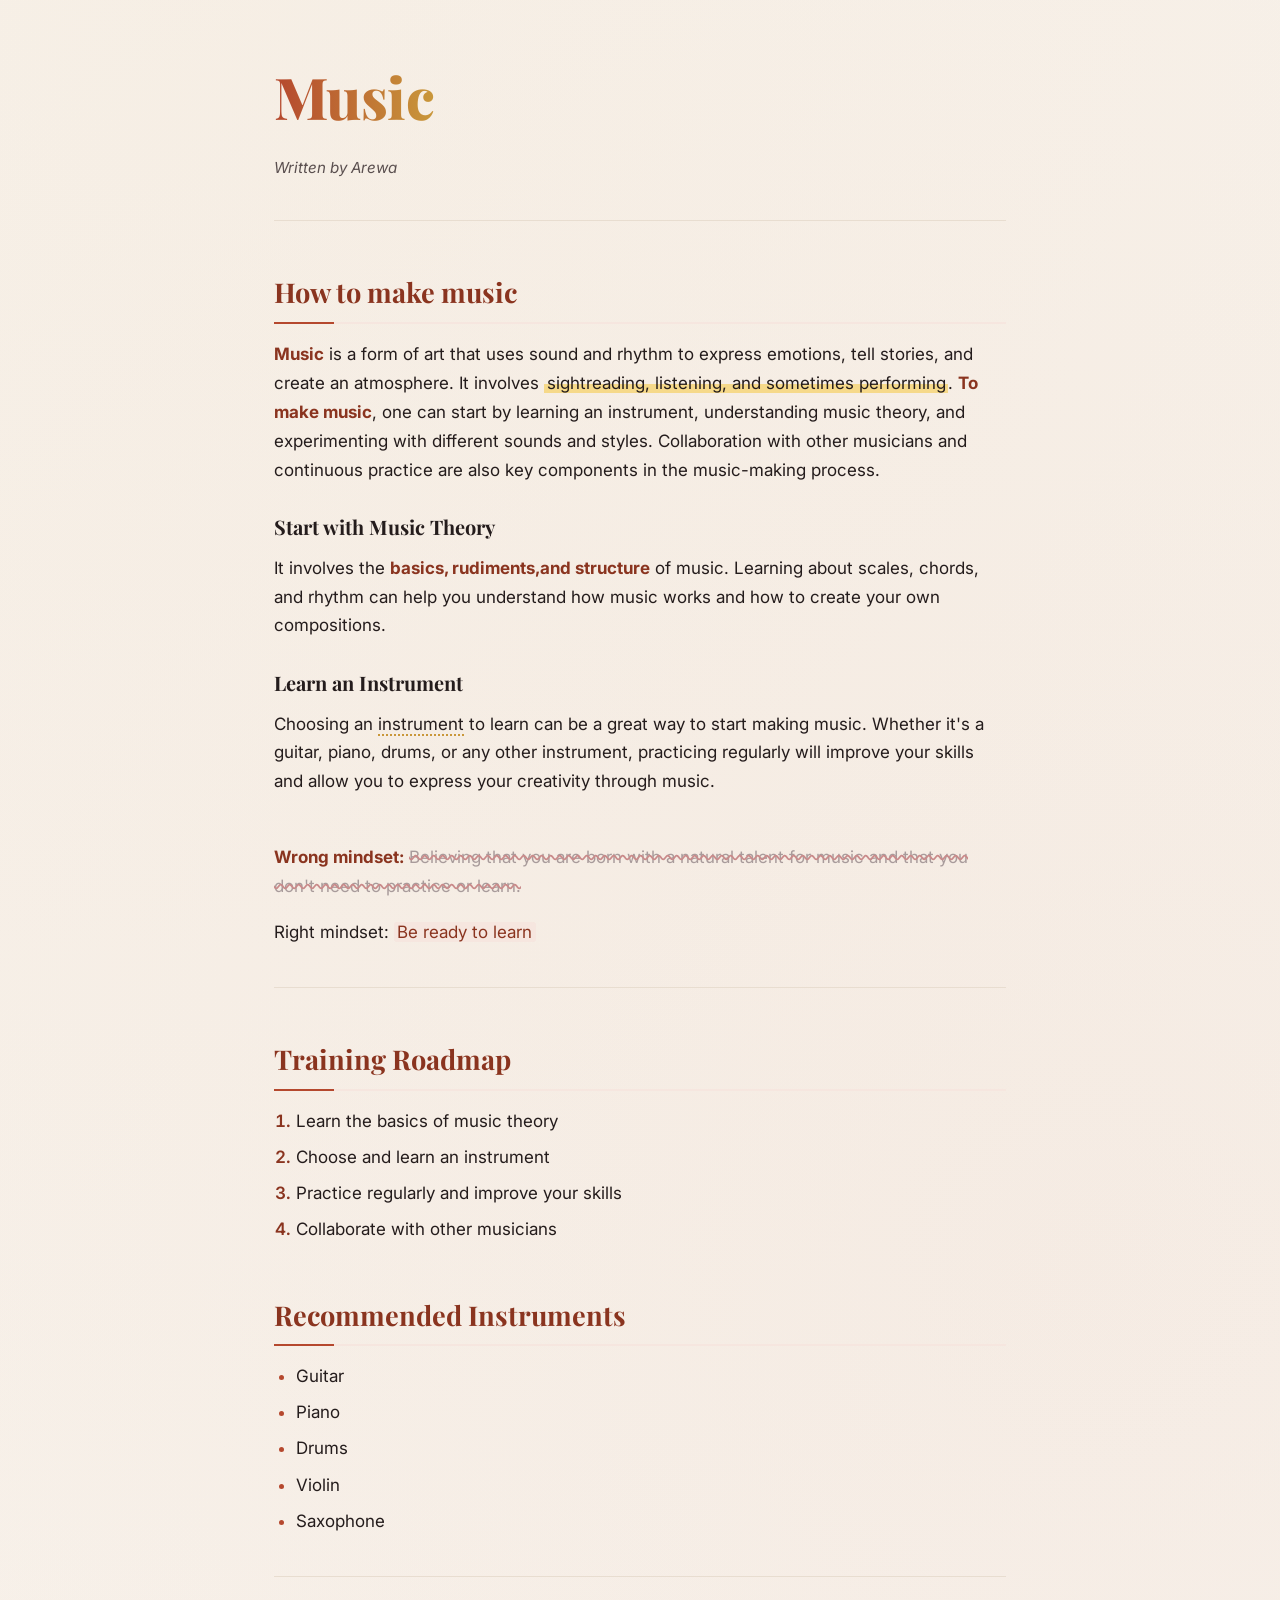
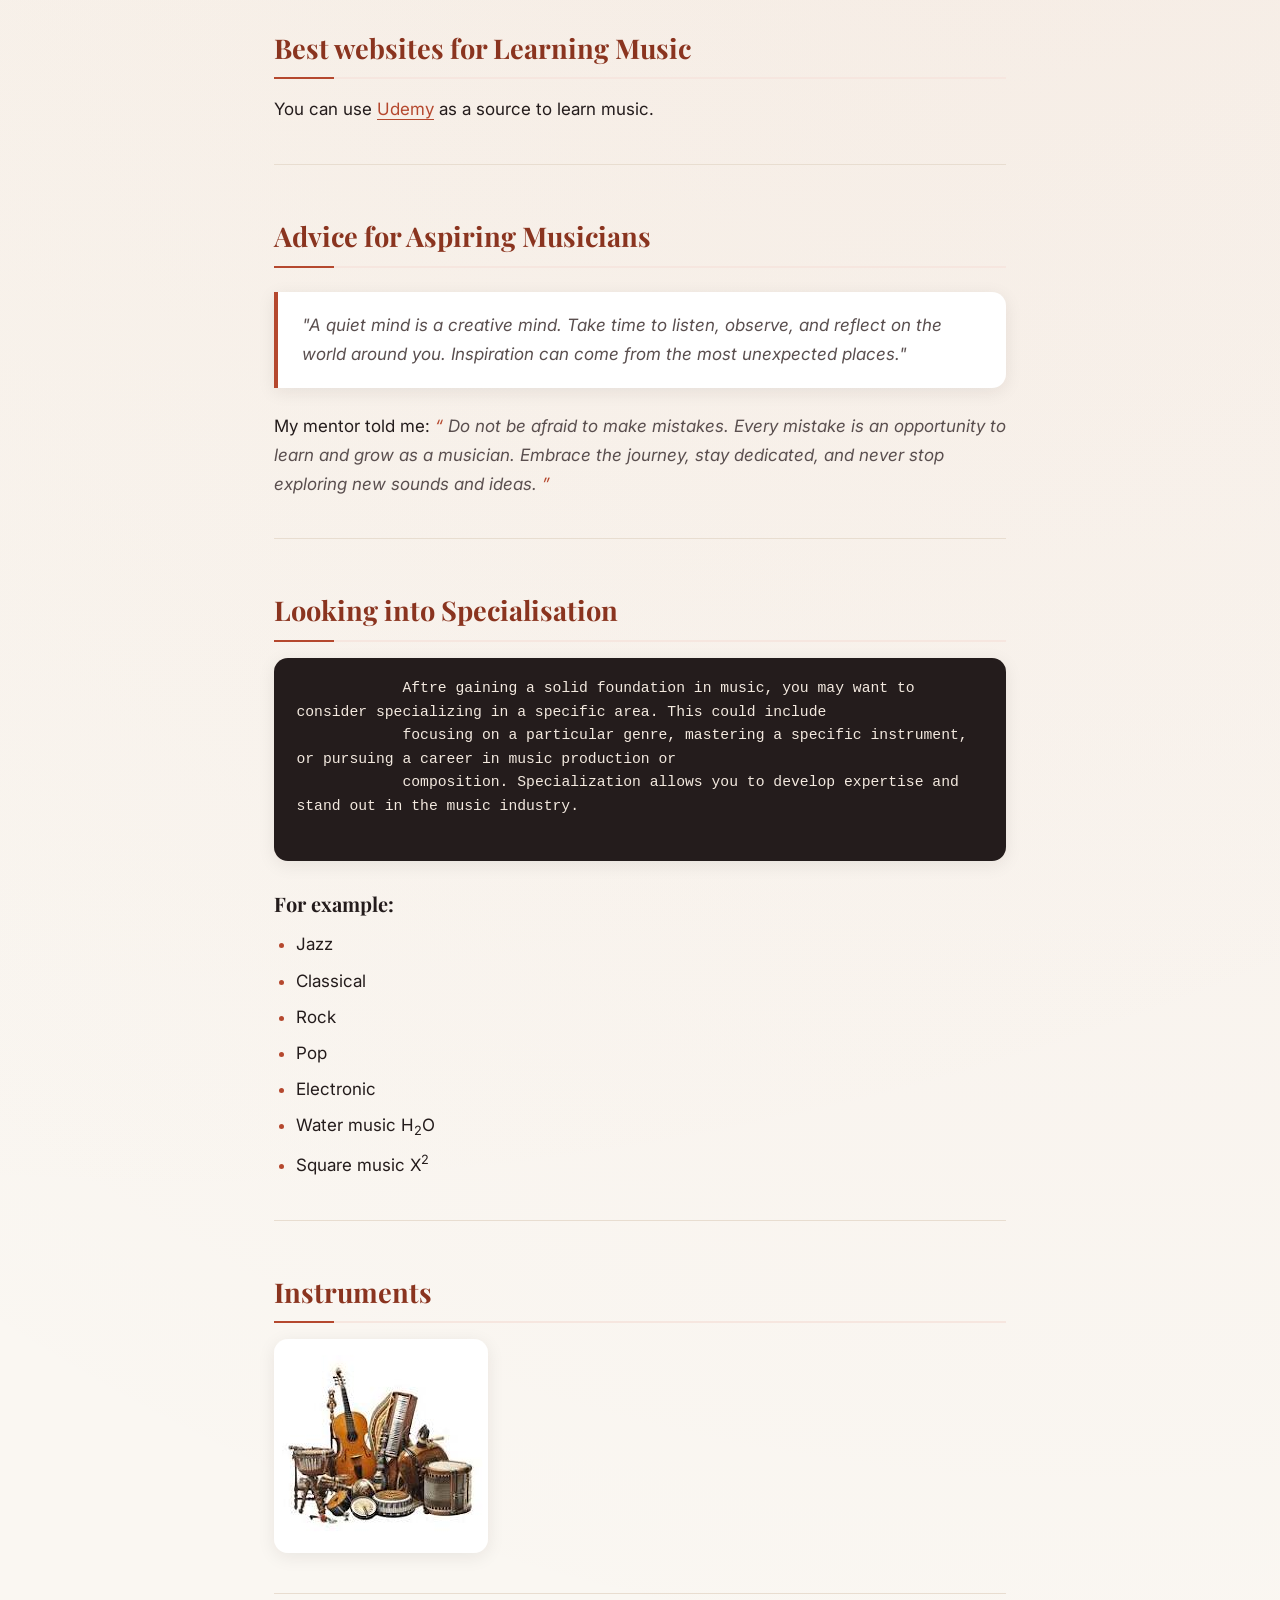
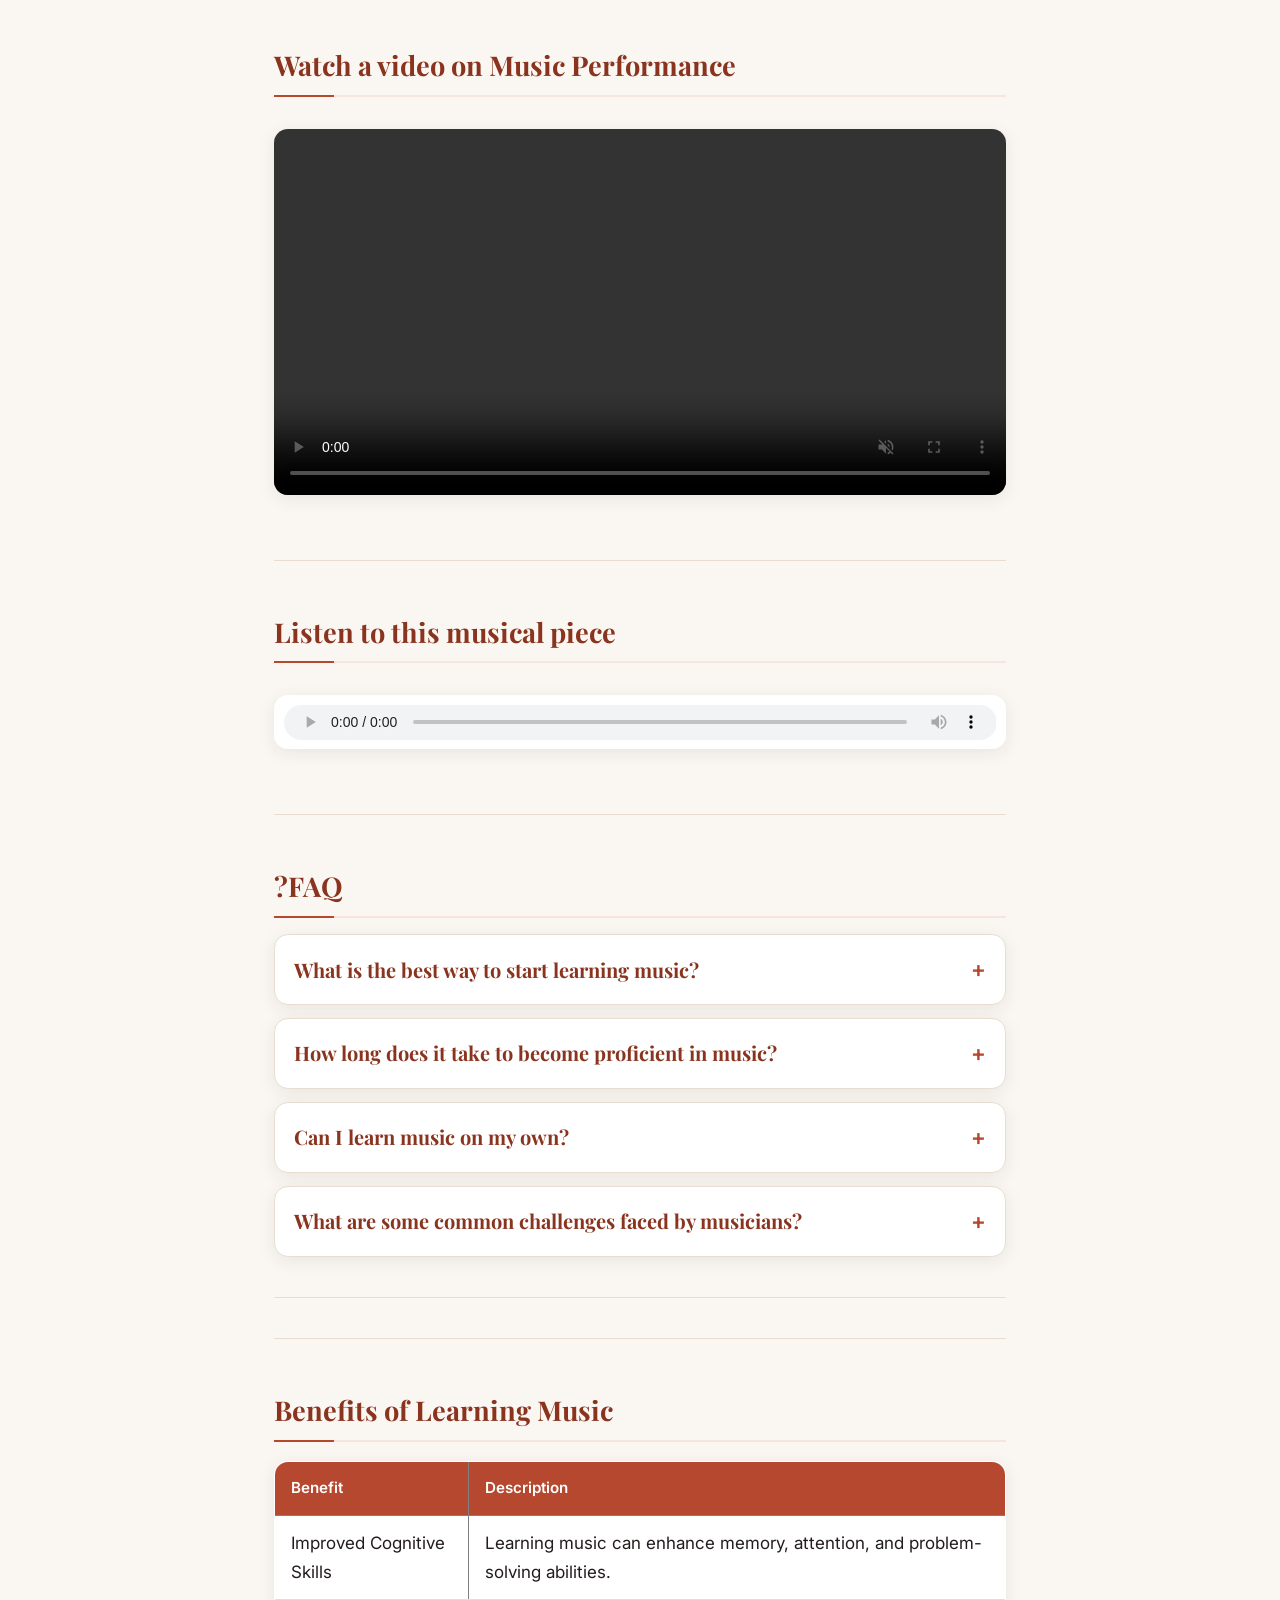
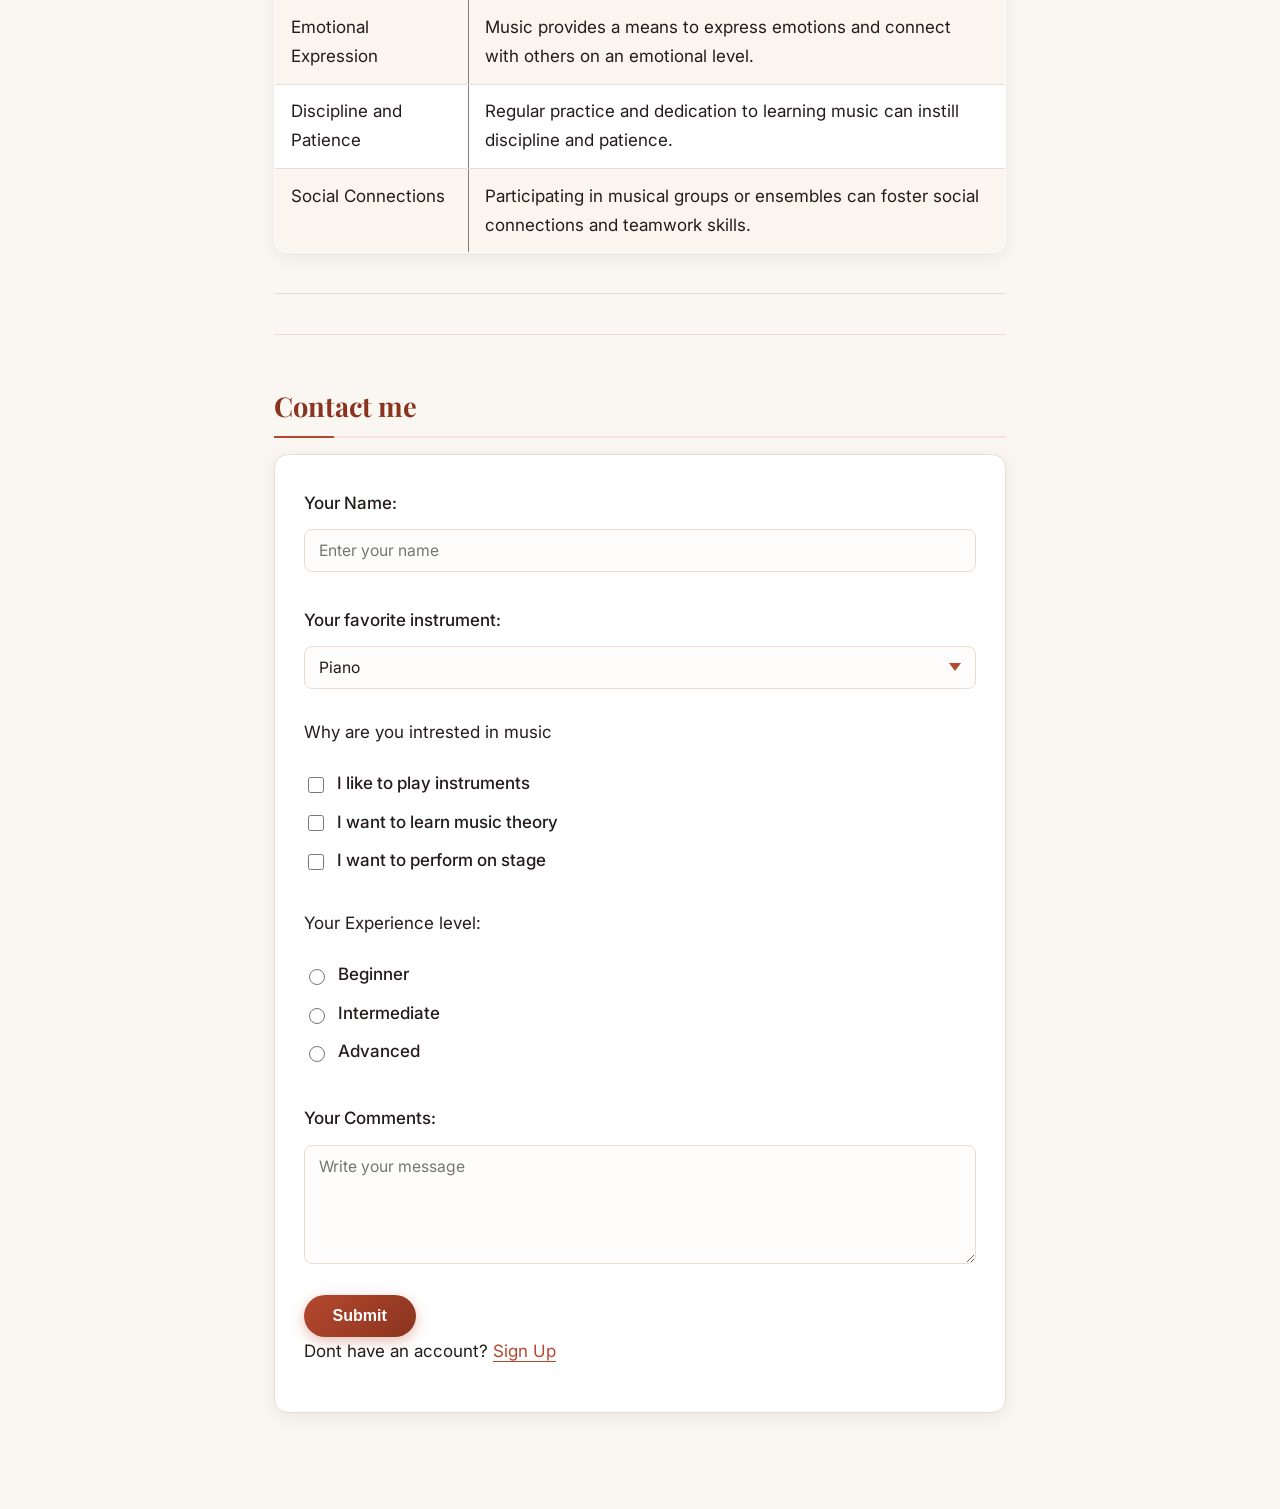
<file: index.html>
<!DOCTYPE html>
<html lang="en">
<head>
    <meta charset="UTF-8">
    <meta name="viewport" content="width=device-width, initial-scale=1.0">
    <meta name="description" content="Learn how to make music, including music theory, instrument learning, and performance tips.">
    <title>Music by Arewa</title>
    <link rel="stylesheet" href="music.css">
    <link rel="icon" href="./logo/musicimagelogo.jfif">
    <link rel="icon" type="image/x-icon" href="./favicon_io/favicon.ico"
    <link rel="apple-touch-icon" sizes="180x180" href="./favicon_io/apple-touch-icon.png">
    <link rel="icon" type="image/png" sizes="32x32" href="./favicon_io/favicon-32x32.png">
    <link rel="icon" type="image/png" sizes="16x16" href="./favicon_io/favicon-16x16.png">
    <link rel="manifest" href="./favicon_io/site.webmanifest">
</head>
<body>
     <h1><strong>Music</strong></h1>

        <small>Written by Arewa</small>

        <hr>

        <h2>How to make music</h2>

        <p>
            <strong>Music</strong> is a form of art that uses sound and rhythm to express emotions, tell stories, and create an atmosphere.
            It involves <mark>sightreading, listening, and sometimes performing</mark>. <strong>To make music</strong>, one can start by learning an instrument, understanding music theory, and experimenting with different sounds and styles. Collaboration with other musicians and continuous practice are also key components in the music-making process.
        </p>

        <h3>Start with Music Theory</h3>
        <p>
            It involves the <b> basics, rudiments,and structure</b> of music. Learning about scales, chords, and rhythm can help you understand how music works and how to create your own compositions.
        </p>
        <h3>Learn an Instrument</h3>
        <p>
            Choosing an <u>instrument</u> to learn can be a great way to start making music. Whether it's a guitar, piano, drums, or any other instrument, practicing regularly will improve your skills and allow you to express your creativity through music.
        </p>
        <br>

        <p>
            <strong>Wrong mindset:</strong>
           <del> Believing that you are born with a natural talent for music and that you don't need to practice or learn.</del>

        </p>
        <p>
            Right mindset:
            <ins>Be ready to learn</ins>
        </p>
        <hr>

        <h2>Training Roadmap</h2>
        <ol>
            <li>Learn the basics of music theory</li>
            <li>Choose and learn an instrument</li>
            <li>Practice regularly and improve your skills</li>
            <li>Collaborate with other musicians</li>
        </ol>

        <h2>Recommended Instruments</h2>
        <ul>
            <li>Guitar</li>
            <li>Piano</li>
            <li>Drums</li>
            <li>Violin</li>
            <li>Saxophone</li>
        </ul>
        <hr>

        <h2>Best websites for Learning Music</h2>
        <p>
            You can use <a href="https://www.udemy.com" target="_blank">Udemy</a> as a source to learn music.
        </p>
        <hr>

        <h2>Advice for Aspiring Musicians</h2>
        <blockquote>
            "A quiet mind is a creative mind. Take time to listen, observe, and reflect on the world around you. Inspiration can come from the most unexpected places."
        </blockquote>     
        <p>
            My mentor told me:
           <q> Do not be afraid to make mistakes. Every mistake is an opportunity to learn and grow as a musician. Embrace the journey, stay dedicated, and never stop exploring new sounds and ideas.
          </q>
        </p>  
        <hr>
        
        <h2>Looking into Specialisation</h2>
       
        <pre>
            Aftre gaining a solid foundation in music, you may want to consider specializing in a specific area. This could include
            focusing on a particular genre, mastering a specific instrument, or pursuing a career in music production or
            composition. Specialization allows you to develop expertise and stand out in the music industry.
        </pre>

        <h3>For example:</h3>
        <ul>
            <li>Jazz</li>
            <li>Classical</li>
            <li>Rock</li>
            <li>Pop</li>
            <li>Electronic</li>
            <li>Water music H<sub>2</sub>O</li>
            <li>Square music X<sup>2</sup></li>
        </ul>
        <hr>

        <h2>Instruments</h2>
       <img src="images2/images.jfif" alt="description"
       title="description" loading="lazy">
       <hr>

       <h2>Watch a video on Music Performance</h2>
       <video src="videos2/bcf87ec6f28550eb45d676c2adc000db.mp4"controls autoplay muted loop></video>
       <hr>

       <h2>Listen to this musical piece</h2>
       <audio src="audios2/WhatsApp Audio 2026-09-09 at 1.20.25 PM.aac" controls></audio>
       <hr>

       <h2>?FAQ</h2>
       <details>
        <summary>
            <h3>What is the best way to start learning music?</h3>
        </summary>
        <p>The best way to start learning music is to find a good teacher or tutor, or use online resources and courses to build a strong foundation in music theory and practice.</p>
       </details>
       <details>
        <summary>
            <h3>How long does it take to become proficient in music?</h3>
        </summary>
        <p>The time it takes to become proficient in music varies depending on the individual, their dedication, and the amount of practice they put in. It can take several years of consistent practice to reach a high level of proficiency.</p>
       </details>
       <details>
        <summary>
            <h3>Can I learn music on my own?</h3>
        </summary>
        <p>Yes, it is possible to learn music on your own using online resources, books, and practice. However, having a teacher or mentor can provide guidance and feedback that can accelerate your learning process.</p>
       </details>
       <details>
        <summary>
            <h3>What are some common challenges faced by musicians?</h3>
        </summary>
        <p>Common challenges faced by musicians include performance anxiety, creative blocks, and the need for continuous practice and improvement. Additionally, balancing a music career with other responsibilities can also be challenging.</p>
       </details>
       <hr>
       <hr>

       <h2>Benefits of Learning Music</h2>
       <table border="1">
        <thead>
            <tr>
                <th>Benefit</th>
                <th>Description</th>
            </tr>
        </thead>

        <tbody>
            <tr>
                <td>Improved Cognitive Skills</td>
                <td>Learning music can enhance memory, attention, and problem-solving abilities.</td>
            </tr>
            <tr>
                <td>Emotional Expression</td>
                <td>Music provides a means to express emotions and connect with others on an emotional level.</td>
            </tr>
            <tr>
                <td>Discipline and Patience</td>
                <td>Regular practice and dedication to learning music can instill discipline and patience.</td>
            </tr>
            <tr>
                <td>Social Connections</td>
                <td>Participating in musical groups or ensembles can foster social connections and teamwork skills.</td>
            </tr>
        </tbody>
       </table>
       <hr>
       <hr>

       <h2>Contact me</h2>
       <form>
        <label>Your Name:</label>
        <input type="text" placeholder="Enter your name">
        <br>
        <br>

        <label>Your favorite instrument:</label>
        <select>
            <option>Piano</option>
            <option>Guitar</option>
            <option>Violin</option>
            <option>Drums</option>
        </select>
        <br>
        <br>

        <p>Why are you intrested in music</p>
        <input type="checkbox">
        <label> I like to play instruments</label>
        <br>
        <input type="checkbox">
        <label> I want to learn music theory</label>
        <br>
        <input type="checkbox">
        <label> I want to perform on stage</label>
        <br>
        <br>

        <p>Your Experience level:</p>
        <input type="radio" name="experience">
        <label> Beginner</label>
        <br>
        <input type="radio" name="experience">
        <label> Intermediate</label>
        <br>
        <input type="radio" name="experience">
        <label> Advanced</label>
        <br>
        <br>
        
        <label>Your Comments:</label>
        <br>
        <textarea rows="5" placeholder="Write your message"></textarea>
        <br>
        <button>Submit</button>

        <p>
            Dont have an account? <a href="signup.html">Sign Up</a>
        </p>
       </form>
</body>
</html>
</file>
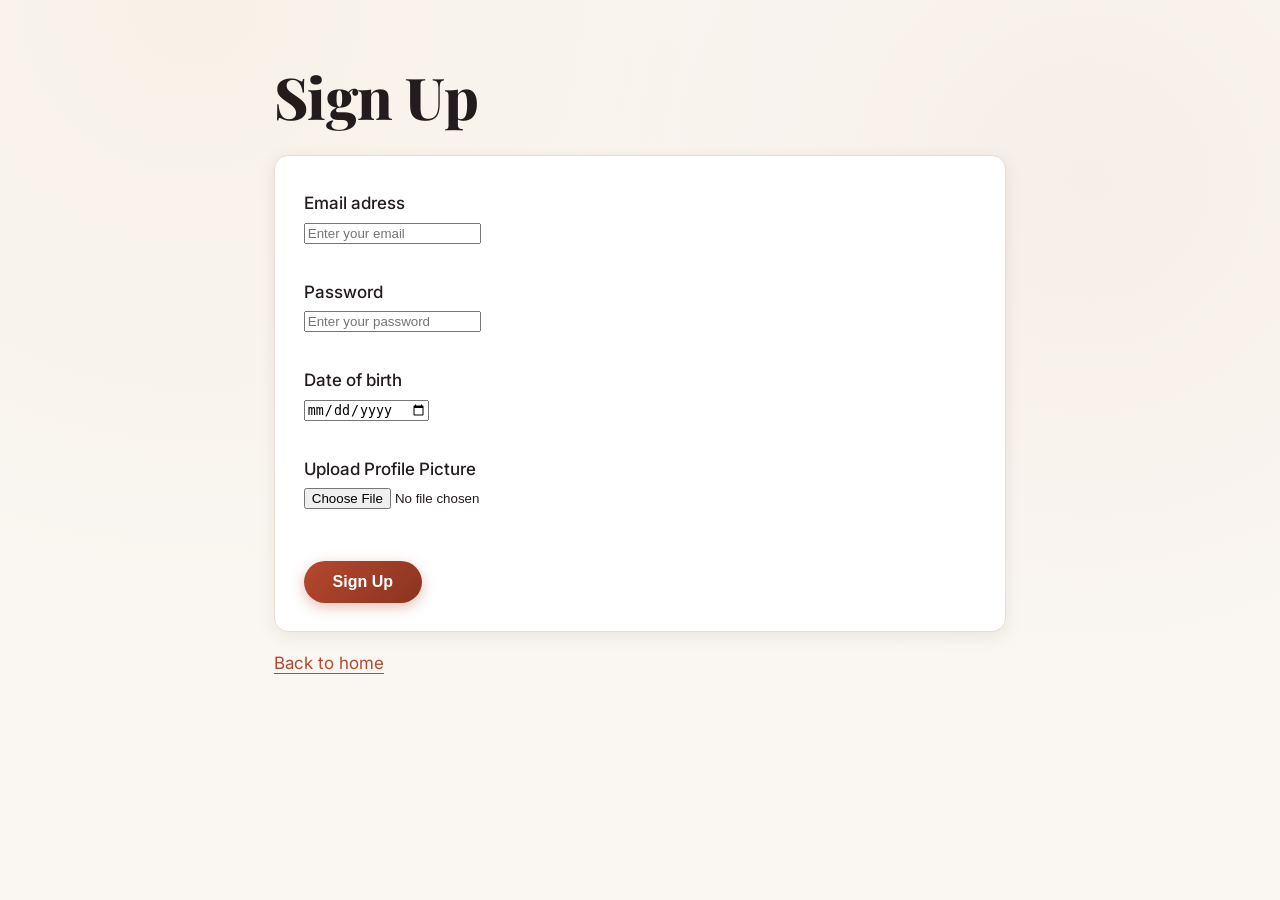
<file: signup.html>
<html>
   <head>
        <meta charset="UTF-8">
        <meta name="viewport" content="width=device-width, initial-scale=1.0">
        <title>Sign Up</title>
        <link rel="stylesheet" href="music.css">
   </head> 
   <body>
        <h1>Sign Up</h1>
        <form>
            <label>Email adress</label>
            <br>
            <input type="email"placeholder="Enter your email">
            <br>
            <br>

            <label>Password</label>
            <br>
            <input type="password" placeholder="Enter your password">
            <br>
            <br>

            <label>Date of birth</label>
            <br>
            <input type="date">
            <br>
            <br>

            <label>Upload Profile Picture</label>
            <br>
            <input type="file">
            <br>
            <br>

            <button>Sign Up</button>
        </form>

        <p><a href="./index.html">Back to home</a></p>
   </body>
</html>
</file>
<file: music.css>
@import url('https://fonts.googleapis.com/css2?family=Playfair+Display:wght@600;700;800&family=Inter:wght@400;500;600&display=swap');

:root {
  --bg: #faf7f2;
  --surface: #ffffff;
  --ink: #241c1c;
  --ink-soft: #5a4f4f;
  --accent: #b5482e;    
  --accent-dark: #8a341f;
  --accent-soft: #f6e6df;
  --gold: #c9973a;
  --line: #e8ddd0;
  --radius: 14px;
  --shadow: 0 4px 18px rgba(36, 28, 28, 0.08);
}

* {
  box-sizing: border-box;
}

html {
  scroll behavior: smooth;
}

body {
  margin: 0;
  padding: 3rem 1.5rem 6rem;
  background: var(--bg);
  background-image:
    radial-gradient(circle at 15% 0%, rgba(197, 138, 58, 0.06), transparent 45%),
    radial-gradient(circle at 85% 20%, rgba(181, 72, 46, 0.05), transparent 40%);
  color: var(--ink);
  font-family: 'Inter', system-ui, -apple-system, sans-serif;
  font-size: 17px;
  line-height: 1.7;
  max-width: 780px;
  margin-inline: auto;
}

/* ---------- Headings ---------- */

h1 {
  font-family: 'Playfair Display', Georgia, serif;
  font-size: clamp(2.6rem, 5vw, 3.6rem);
  font-weight: 800;
  letter-spacing: -0.01em;
  margin: 0 0 0.15em;
  color: var(--ink);
}

h1 strong {
  font-weight: 800;
  background: linear-gradient(90deg, var(--accent), var(--gold));
  -webkit-background-clip: text;
  background-clip: text;
  color: transparent;
}

small {
  display: block;
  font-size: 0.95rem;
  color: var(--ink-soft);
  font-style: italic;
  margin-bottom: 1.5rem;
}

h2 {
  font-family: 'Playfair Display', Georgia, serif;
  font-size: 1.7rem;
  font-weight: 700;
  color: var(--accent-dark);
  margin: 3rem 0 1rem;
  padding-bottom: 0.4rem;
  border-bottom: 2px solid var(--accent-soft);
  position: relative;
}

h2::after {
  content: "";
  position: absolute;
  left: 0;
  bottom: -2px;
  width: 60px;
  height: 2px;
  background: var(--accent);
}

h3 {
  font-family: 'Playfair Display', Georgia, serif;
  font-size: 1.25rem;
  font-weight: 700;
  color: var(--ink);
  margin: 1.6rem 0 0.6rem;
}

/* ---------- Text & inline elements ---------- */

p {
  margin: 0 0 1.1rem;
  color: var(--ink);
}

strong, b {
  color: var(--accent-dark);
  font-weight: 700;
}

mark {
  background: linear-gradient(180deg, transparent 55%, #f6d98a 55%);
  padding: 0 0.15em;
  color: var(--ink);
}

u {
  text-decoration: none;
  border-bottom: 2px dotted var(--gold);
}

del {
  color: #a89b9b;
  text-decoration: line-through wavy #c98a8a;
}

ins {
  color: var(--accent-dark);
  text-decoration: none;
  background: var(--accent-soft);
  padding: 0 0.2em;
  border-radius: 3px;
}

a {
  color: var(--accent);
  text-decoration: none;
  border-bottom: 1px solid currentColor;
  transition: color 0.2s ease, opacity 0.2s ease;
}

a:hover {
  color: var(--accent-dark);
  opacity: 0.85;
}

hr {
  border: none;
  height: 1px;
  background: var(--line);
  margin: 2.5rem 0;
}

/* ---------- Lists ---------- */

ul, ol {
  margin: 0 0 1.2rem;
  padding-left: 1.4rem;
}

li {
  margin-bottom: 0.45rem;
  color: var(--ink);
}

ul li::marker {
  color: var(--accent);
}

ol li::marker {
  color: var(--accent-dark);
  font-weight: 600;
}

/* ---------- Quotes & code blocks ---------- */

blockquote {
  margin: 1.5rem 0;
  padding: 1.2rem 1.5rem;
  background: var(--surface);
  border-left: 4px solid var(--accent);
  border-radius: 0 var(--radius) var(--radius) 0;
  font-style: italic;
  color: var(--ink-soft);
  box-shadow: var(--shadow);
}

q {
  font-style: italic;
  color: var(--ink-soft);
}

q::before, q::after {
  color: var(--accent);
}

pre {
  background: #241c1c;
  color: #f3e9df;
  padding: 1.2rem 1.4rem;
  border-radius: var(--radius);
  overflow-x: auto;
  font-family: 'SFMono-Regular', Consolas, Menlo, monospace;
  font-size: 0.92rem;
  line-height: 1.6;
  white-space: pre-wrap;
  box-shadow: var(--shadow);
}

sub, sup {
  font-size: 0.75em;
}

/* ---------- Images / media ---------- */

img {
  max-width: 100%;
  border-radius: var(--radius);
  box-shadow: var(--shadow);
  display: block;
  margin: 1rem 0;
}

video, audio {
  width: 100%;
  border-radius: var(--radius);
  box-shadow: var(--shadow);
  margin: 1rem 0;
}

audio {
  background: var(--surface);
  padding: 0.6rem;
}

/* ---------- Details / FAQ accordion ---------- */

details {
  background: var(--surface);
  border: 1px solid var(--line);
  border-radius: var(--radius);
  padding: 0.9rem 1.2rem;
  margin-bottom: 0.8rem;
  box-shadow: var(--shadow);
  transition: box-shadow 0.2s ease;
}

details[open] {
  box-shadow: 0 6px 22px rgba(36, 28, 28, 0.12);
}

summary {
  cursor: pointer;
  font-weight: 600;
  list-style: none;
  display: flex;
  align-items: center;
  justify-content: space-between;
}

summary::-webkit-details-marker {
  display: none;
}

summary h3 {
  margin: 0.2rem 0;
  color: var(--accent-dark);
}

summary::after {
  content: "+";
  font-size: 1.4rem;
  color: var(--accent);
  margin-left: 1rem;
  transition: transform 0.25s ease;
}

details[open] summary::after {
  transform: rotate(45deg);
}

details p {
  margin-top: 0.7rem;
  color: var(--ink-soft);
}

/* ---------- Table ---------- */

table {
  width: 100%;
  border-collapse: collapse;
  margin: 1.2rem 0;
  background: var(--surface);
  border-radius: var(--radius);
  overflow: hidden;
  box-shadow: var(--shadow);
}

thead th {
  background: var(--accent);
  color: #fff;
  text-align: left;
  padding: 0.85rem 1rem;
  font-weight: 600;
  font-size: 0.95rem;
}

tbody td {
  padding: 0.8rem 1rem;
  border-bottom: 1px solid var(--line);
  color: var(--ink);
  vertical-align: top;
}

tbody tr:last-child td {
  border-bottom: none;
}

tbody tr:nth-child(even) {
  background: #fbf5ef;
}

tbody tr:hover {
  background: var(--accent-soft);
  transition: background 0.2s ease;
}

/* ---------- Form ---------- */

form {
  background: var(--surface);
  padding: 1.8rem;
  border-radius: var(--radius);
  box-shadow: var(--shadow);
  border: 1px solid var(--line);
}

form label {
  display: inline-block;
  font-weight: 500;
  color: var(--ink);
  margin: 0.3rem 0;
}

form input[type="text"],
form select,
form textarea {
  width: 100%;
  padding: 0.7rem 0.9rem;
  margin-top: 0.4rem;
  border: 1px solid var(--line);
  border-radius: 8px;
  background: #fffdfb;
  font-family: inherit;
  font-size: 0.98rem;
  color: var(--ink);
  transition: border-color 0.2s ease, box-shadow 0.2s ease;
}

form input[type="text"]:focus,
form select:focus,
form textarea:focus {
  outline: none;
  border-color: var(--accent);
  box-shadow: 0 0 0 3px rgba(181, 72, 46, 0.15);
}

form select {
  appearance: none;
  background-image: url("data:image/svg+xml;utf8,<svg xmlns='http://www.w3.org/2000/svg' width='12' height='8'><path d='M0 0l6 8 6-8z' fill='%23b5482e'/></svg>");
  background-repeat: no-repeat;
  background-position: right 0.9rem center;
  padding-right: 2rem;
}

form textarea {
  resize: vertical;
  min-height: 100px;
}

form input[type="checkbox"],
form input[type="radio"] {
  accent-color: var(--accent);
  width: 16px;
  height: 16px;
  margin-right: 0.5rem;
  vertical-align: middle;
}

form button {
  margin-top: 1.4rem;
  padding: 0.75rem 1.8rem;
  background: linear-gradient(135deg, var(--accent), var(--accent-dark));
  color: #fff;
  font-weight: 600;
  font-size: 1rem;
  border: none;
  border-radius: 999px;
  cursor: pointer;
  box-shadow: 0 4px 14px rgba(181, 72, 46, 0.35);
  transition: transform 0.15s ease, box-shadow 0.15s ease;
}

form button:hover {
  transform: translateY(-2px);
  box-shadow: 0 8px 20px rgba(181, 72, 46, 0.4);
}

form button:active {
  transform: translateY(0);
}

/* ---------- Responsive tweaks ---------- */

@media (max-width: 600px) {
  body {
    padding: 2rem 1.1rem 4rem;
    font-size: 16px;
  }
  table, thead, tbody, th, td, tr {
    display: block;
  }
  thead {
    display: none;
  }
  tbody tr {
    margin-bottom: 1rem;
    border: 1px solid var(--line);
    border-radius: var(--radius);
    padding: 0.5rem 0.8rem;
  }
  tbody td {
    border: none;
    padding: 0.4rem 0;
  }
  tbody td:first-child {
    font-weight: 700;
    color: var(--accent-dark);
  }
}
</file>
